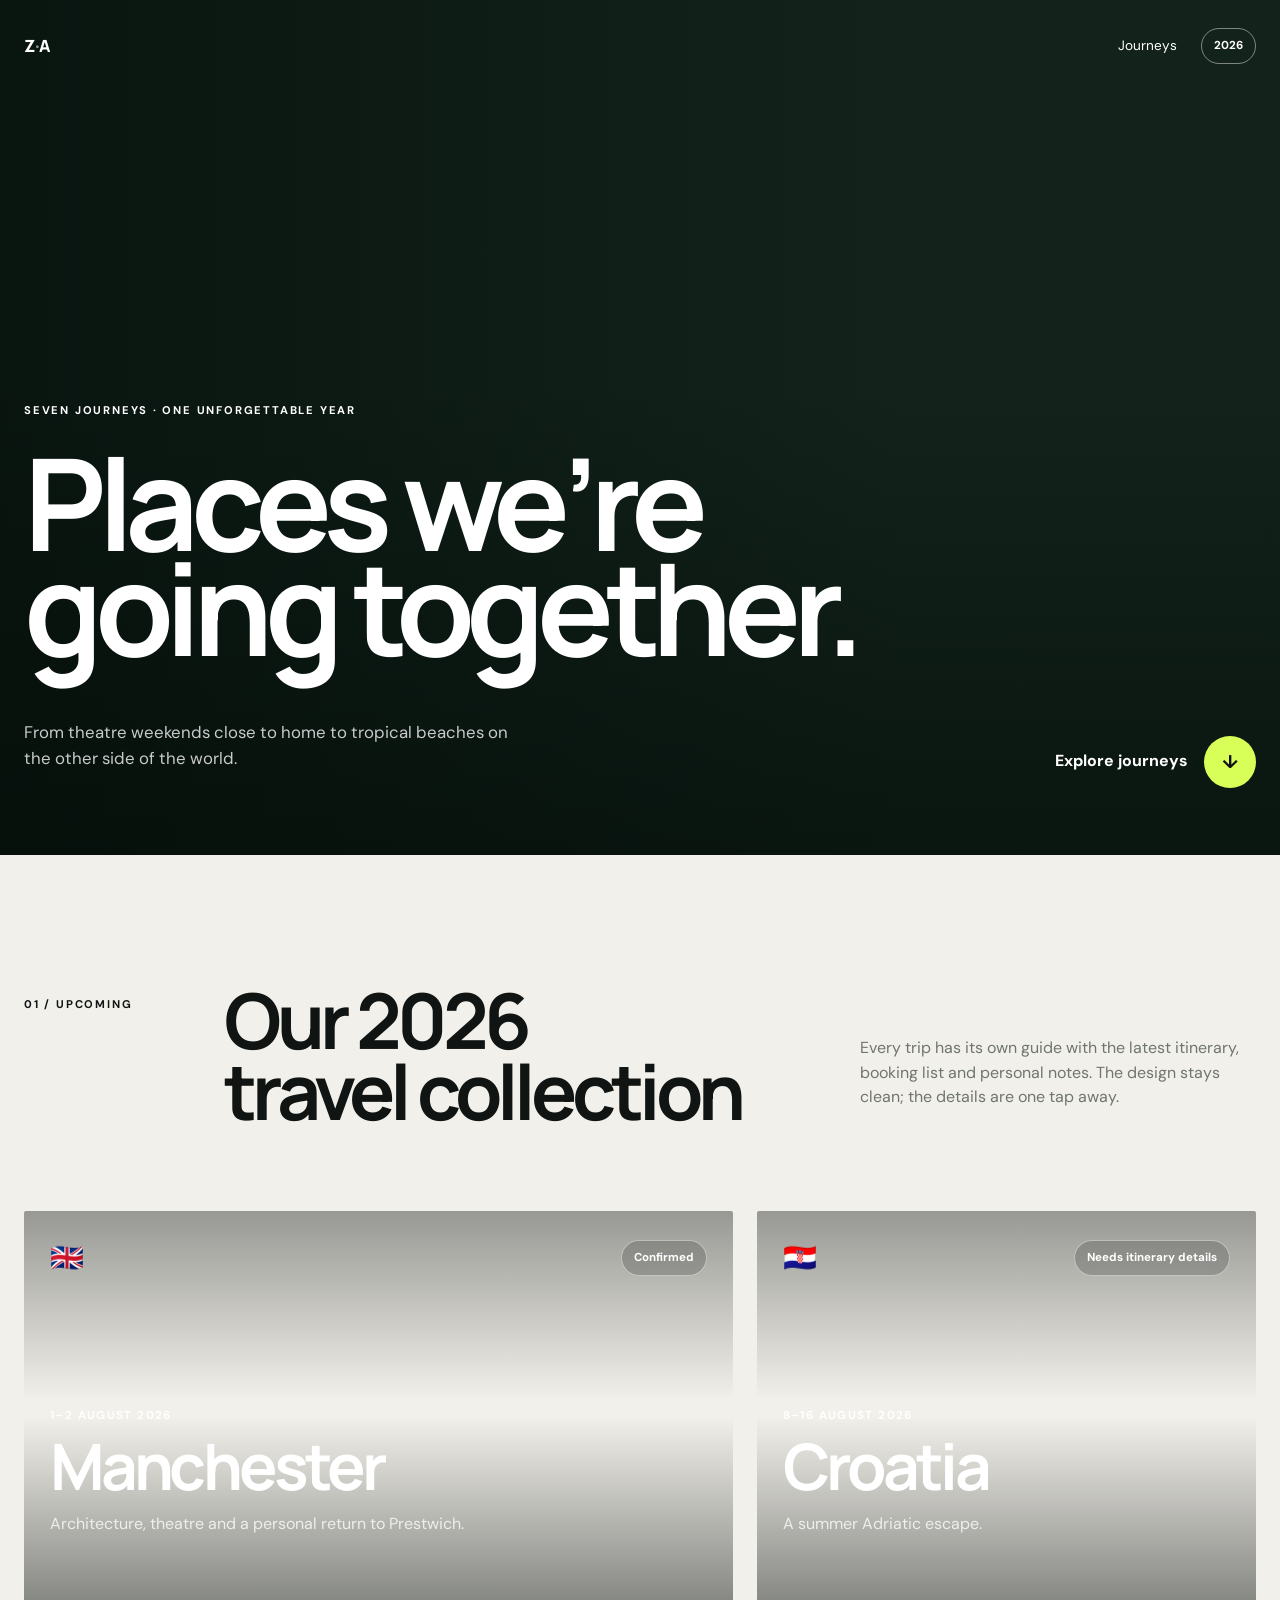
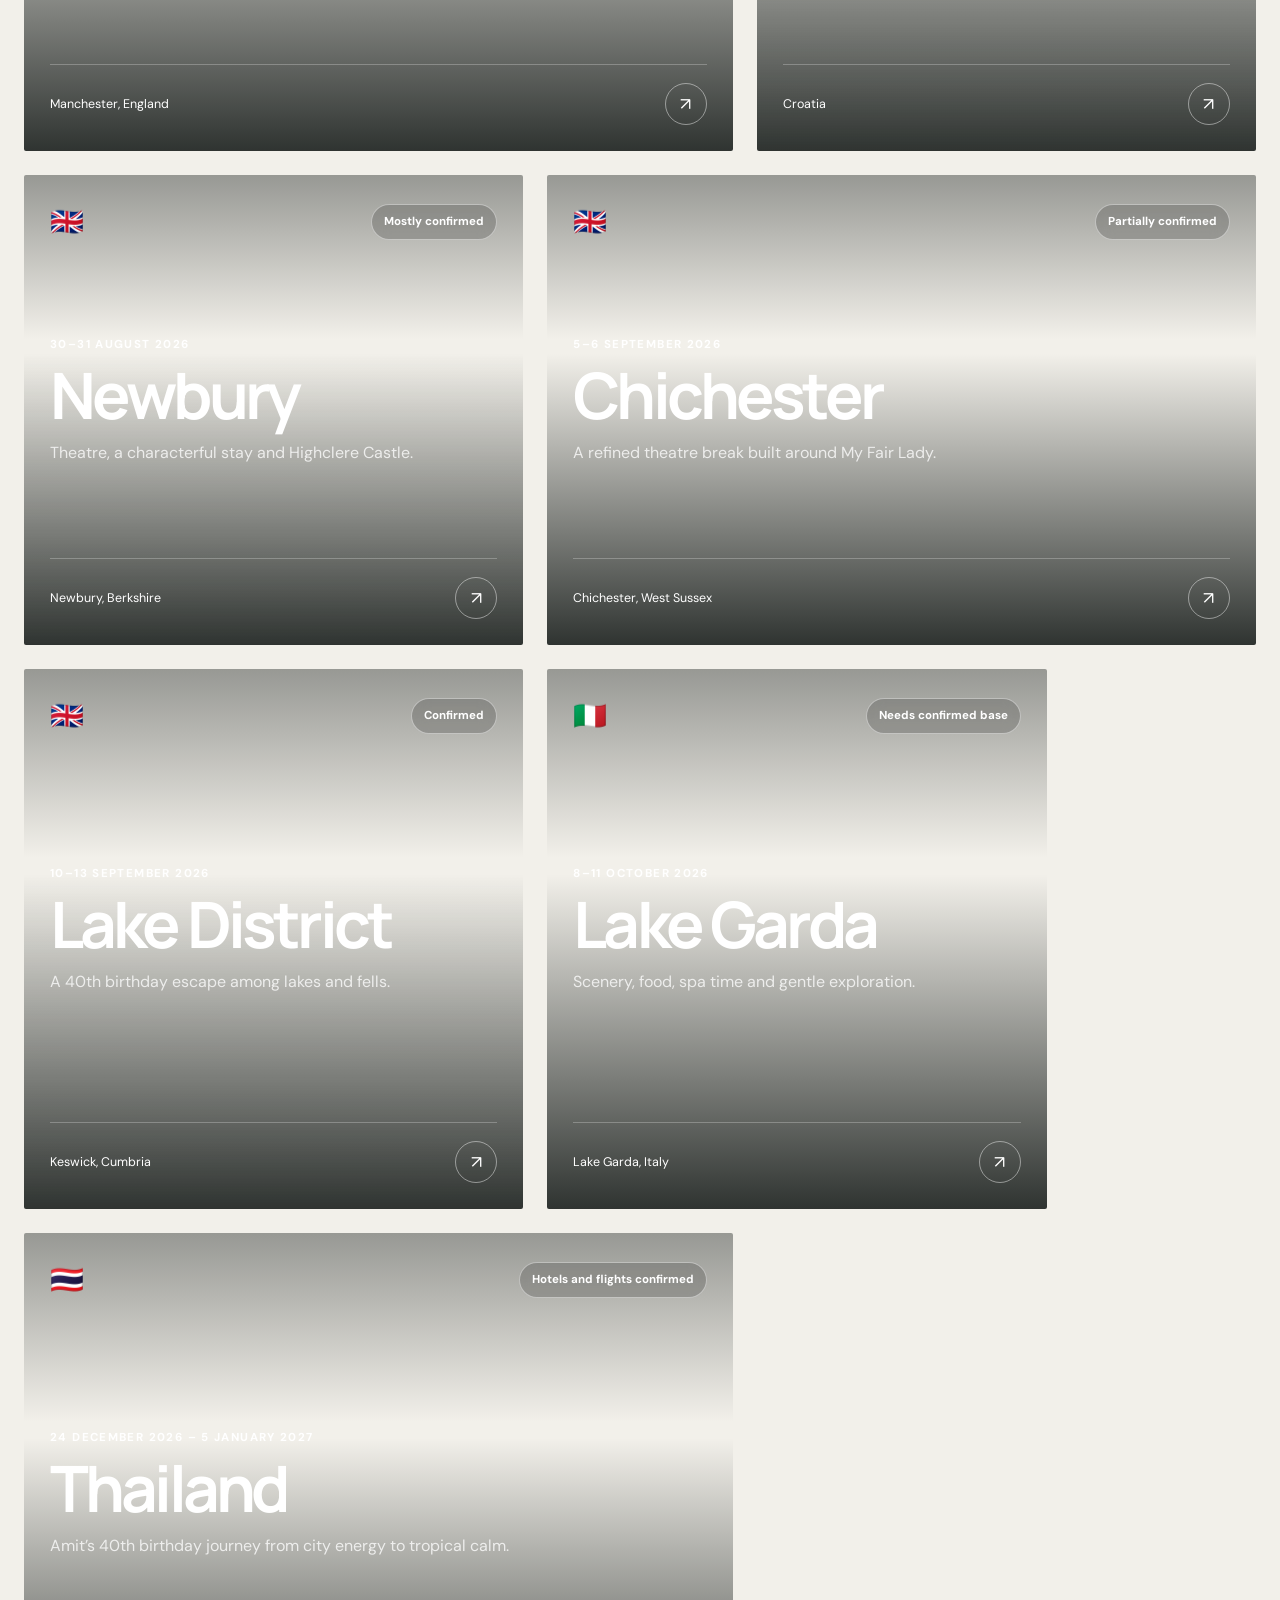
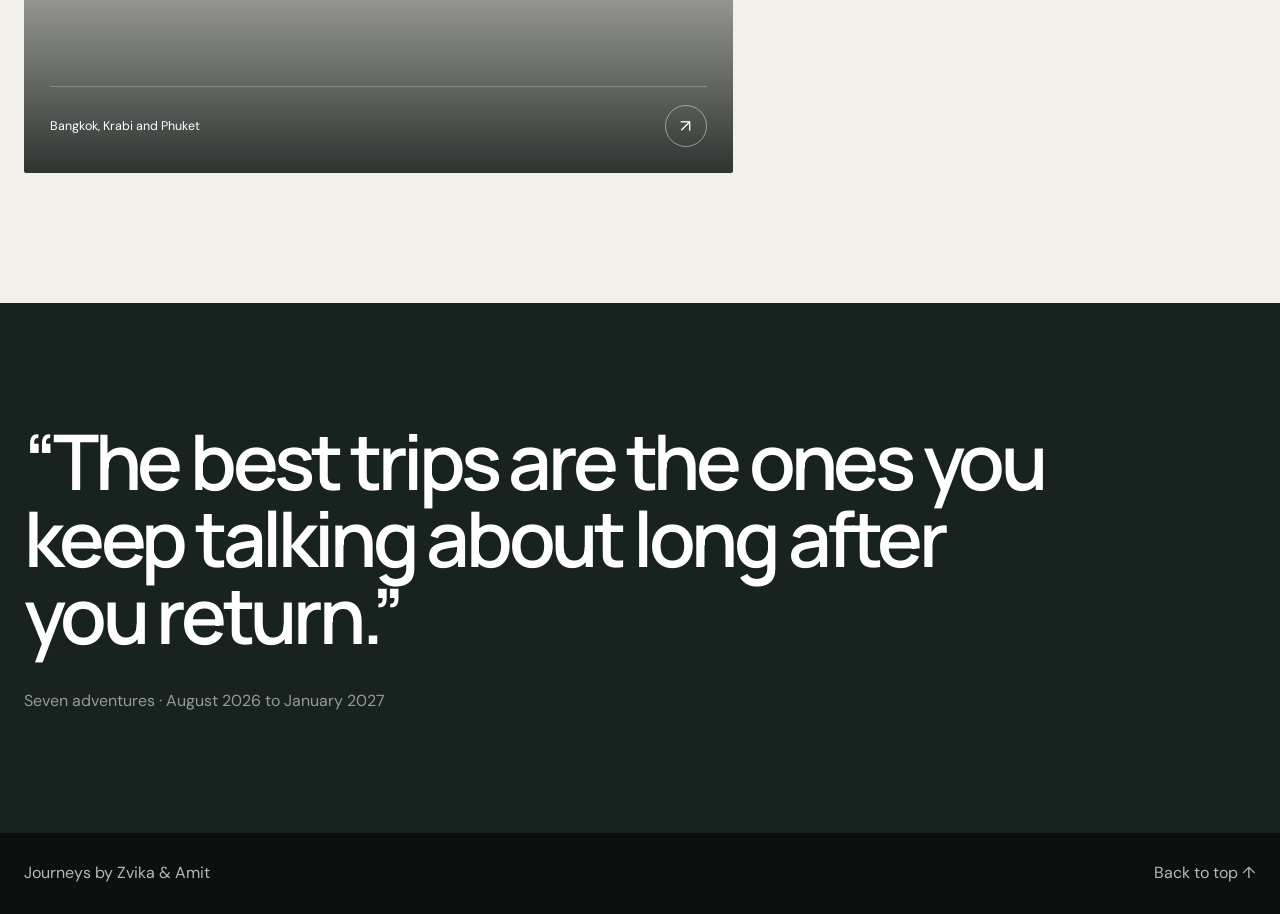
<file: index.html>
<!doctype html>
<html lang="en">
<head>
<meta charset="utf-8">
<meta name="viewport" content="width=device-width,initial-scale=1">
<meta name="description" content="Zvika and Amit's 2026 travel plans.">
<title>Journeys · Zvika & Amit</title>
<link rel="preconnect" href="https://fonts.googleapis.com">
<link rel="preconnect" href="https://fonts.gstatic.com" crossorigin>
<link href="https://fonts.googleapis.com/css2?family=DM+Sans:wght@400;500;600;700&family=Manrope:wght@400;500;600;700;800&display=swap" rel="stylesheet">
<link rel="stylesheet" href="styles.css">
</head>
<body>
<header class="landing">
  <nav class="nav wrap">
    <a class="wordmark" href="index.html">Z<span>·</span>A</a>
    <div class="nav-right">
      <a href="#journeys">Journeys</a>
      <span class="nav-year">2026</span>
    </div>
  </nav>
  <div class="landing-photo"></div>
  <div class="landing-overlay"></div>
  <div class="landing-content wrap">
    <p class="kicker">Seven journeys · one unforgettable year</p>
    <h1>Places we’re<br>going together.</h1>
    <div class="landing-footer">
      <p>From theatre weekends close to home to tropical beaches on the other side of the world.</p>
      <a class="explore" href="#journeys"><span>Explore journeys</span><b>↓</b></a>
    </div>
  </div>
</header>

<main>
<section class="intro wrap">
  <p class="section-index">01 / Upcoming</p>
  <div>
    <h2>Our 2026<br>travel collection</h2>
    <p class="intro-copy">Every trip has its own guide with the latest itinerary, booking list and personal notes. The design stays clean; the details are one tap away.</p>
  </div>
</section>

<section class="journey-grid wrap" id="journeys">
<a class="journey-card" href="trip.html?trip=manchester" style="--card-image:url('https://images.unsplash.com/photo-1518005020951-eccb494ad742?auto=format&fit=crop&w=1800&q=85')">
  <div class="journey-shade"></div>
  <div class="journey-top">
    <span class="flag">🇬🇧</span>
    <span class="small-pill">Confirmed</span>
  </div>
  <div class="journey-copy">
    <p>1–2 August 2026</p>
    <h3>Manchester</h3>
    <span>Architecture, theatre and a personal return to Prestwich.</span>
  </div>
  <div class="journey-bottom">
    <span>Manchester, England</span>
    <span class="round-arrow">↗</span>
  </div>
</a>
<a class="journey-card" href="trip.html?trip=croatia" style="--card-image:url('https://images.unsplash.com/photo-1555990538-1e6c6f80f28f?auto=format&fit=crop&w=1800&q=85')">
  <div class="journey-shade"></div>
  <div class="journey-top">
    <span class="flag">🇭🇷</span>
    <span class="small-pill">Needs itinerary details</span>
  </div>
  <div class="journey-copy">
    <p>8–16 August 2026</p>
    <h3>Croatia</h3>
    <span>A summer Adriatic escape.</span>
  </div>
  <div class="journey-bottom">
    <span>Croatia</span>
    <span class="round-arrow">↗</span>
  </div>
</a>
<a class="journey-card" href="trip.html?trip=newbury" style="--card-image:url('https://images.unsplash.com/photo-1500530855697-b586d89ba3ee?auto=format&fit=crop&w=1800&q=85')">
  <div class="journey-shade"></div>
  <div class="journey-top">
    <span class="flag">🇬🇧</span>
    <span class="small-pill">Mostly confirmed</span>
  </div>
  <div class="journey-copy">
    <p>30–31 August 2026</p>
    <h3>Newbury</h3>
    <span>Theatre, a characterful stay and Highclere Castle.</span>
  </div>
  <div class="journey-bottom">
    <span>Newbury, Berkshire</span>
    <span class="round-arrow">↗</span>
  </div>
</a>
<a class="journey-card" href="trip.html?trip=chichester" style="--card-image:url('https://images.unsplash.com/photo-1503095396549-807759245b35?auto=format&fit=crop&w=1800&q=85')">
  <div class="journey-shade"></div>
  <div class="journey-top">
    <span class="flag">🇬🇧</span>
    <span class="small-pill">Partially confirmed</span>
  </div>
  <div class="journey-copy">
    <p>5–6 September 2026</p>
    <h3>Chichester</h3>
    <span>A refined theatre break built around My Fair Lady.</span>
  </div>
  <div class="journey-bottom">
    <span>Chichester, West Sussex</span>
    <span class="round-arrow">↗</span>
  </div>
</a>
<a class="journey-card" href="trip.html?trip=lake-district" style="--card-image:url('https://images.unsplash.com/photo-1470770841072-f978cf4d019e?auto=format&fit=crop&w=1800&q=85')">
  <div class="journey-shade"></div>
  <div class="journey-top">
    <span class="flag">🇬🇧</span>
    <span class="small-pill">Confirmed</span>
  </div>
  <div class="journey-copy">
    <p>10–13 September 2026</p>
    <h3>Lake District</h3>
    <span>A 40th birthday escape among lakes and fells.</span>
  </div>
  <div class="journey-bottom">
    <span>Keswick, Cumbria</span>
    <span class="round-arrow">↗</span>
  </div>
</a>
<a class="journey-card" href="trip.html?trip=lake-garda" style="--card-image:url('https://images.unsplash.com/photo-1533105079780-92b9be482077?auto=format&fit=crop&w=1800&q=85')">
  <div class="journey-shade"></div>
  <div class="journey-top">
    <span class="flag">🇮🇹</span>
    <span class="small-pill">Needs confirmed base</span>
  </div>
  <div class="journey-copy">
    <p>8–11 October 2026</p>
    <h3>Lake Garda</h3>
    <span>Scenery, food, spa time and gentle exploration.</span>
  </div>
  <div class="journey-bottom">
    <span>Lake Garda, Italy</span>
    <span class="round-arrow">↗</span>
  </div>
</a>
<a class="journey-card" href="trip.html?trip=thailand" style="--card-image:url('https://images.unsplash.com/photo-1507525428034-b723cf961d3e?auto=format&fit=crop&w=1800&q=85')">
  <div class="journey-shade"></div>
  <div class="journey-top">
    <span class="flag">🇹🇭</span>
    <span class="small-pill">Hotels and flights confirmed</span>
  </div>
  <div class="journey-copy">
    <p>24 December 2026 – 5 January 2027</p>
    <h3>Thailand</h3>
    <span>Amit’s 40th birthday journey from city energy to tropical calm.</span>
  </div>
  <div class="journey-bottom">
    <span>Bangkok, Krabi and Phuket</span>
    <span class="round-arrow">↗</span>
  </div>
</a>
</section>

<section class="quote-section">
  <div class="wrap quote-inner">
    <p>“The best trips are the ones you keep talking about long after you return.”</p>
    <span>Seven adventures · August 2026 to January 2027</span>
  </div>
</section>
</main>

<footer class="site-footer">
  <div class="wrap">
    <span>Journeys by Zvika & Amit</span>
    <a href="#top">Back to top ↑</a>
  </div>
</footer>
<script src="script.js"></script>
</body>
</html>
</file>
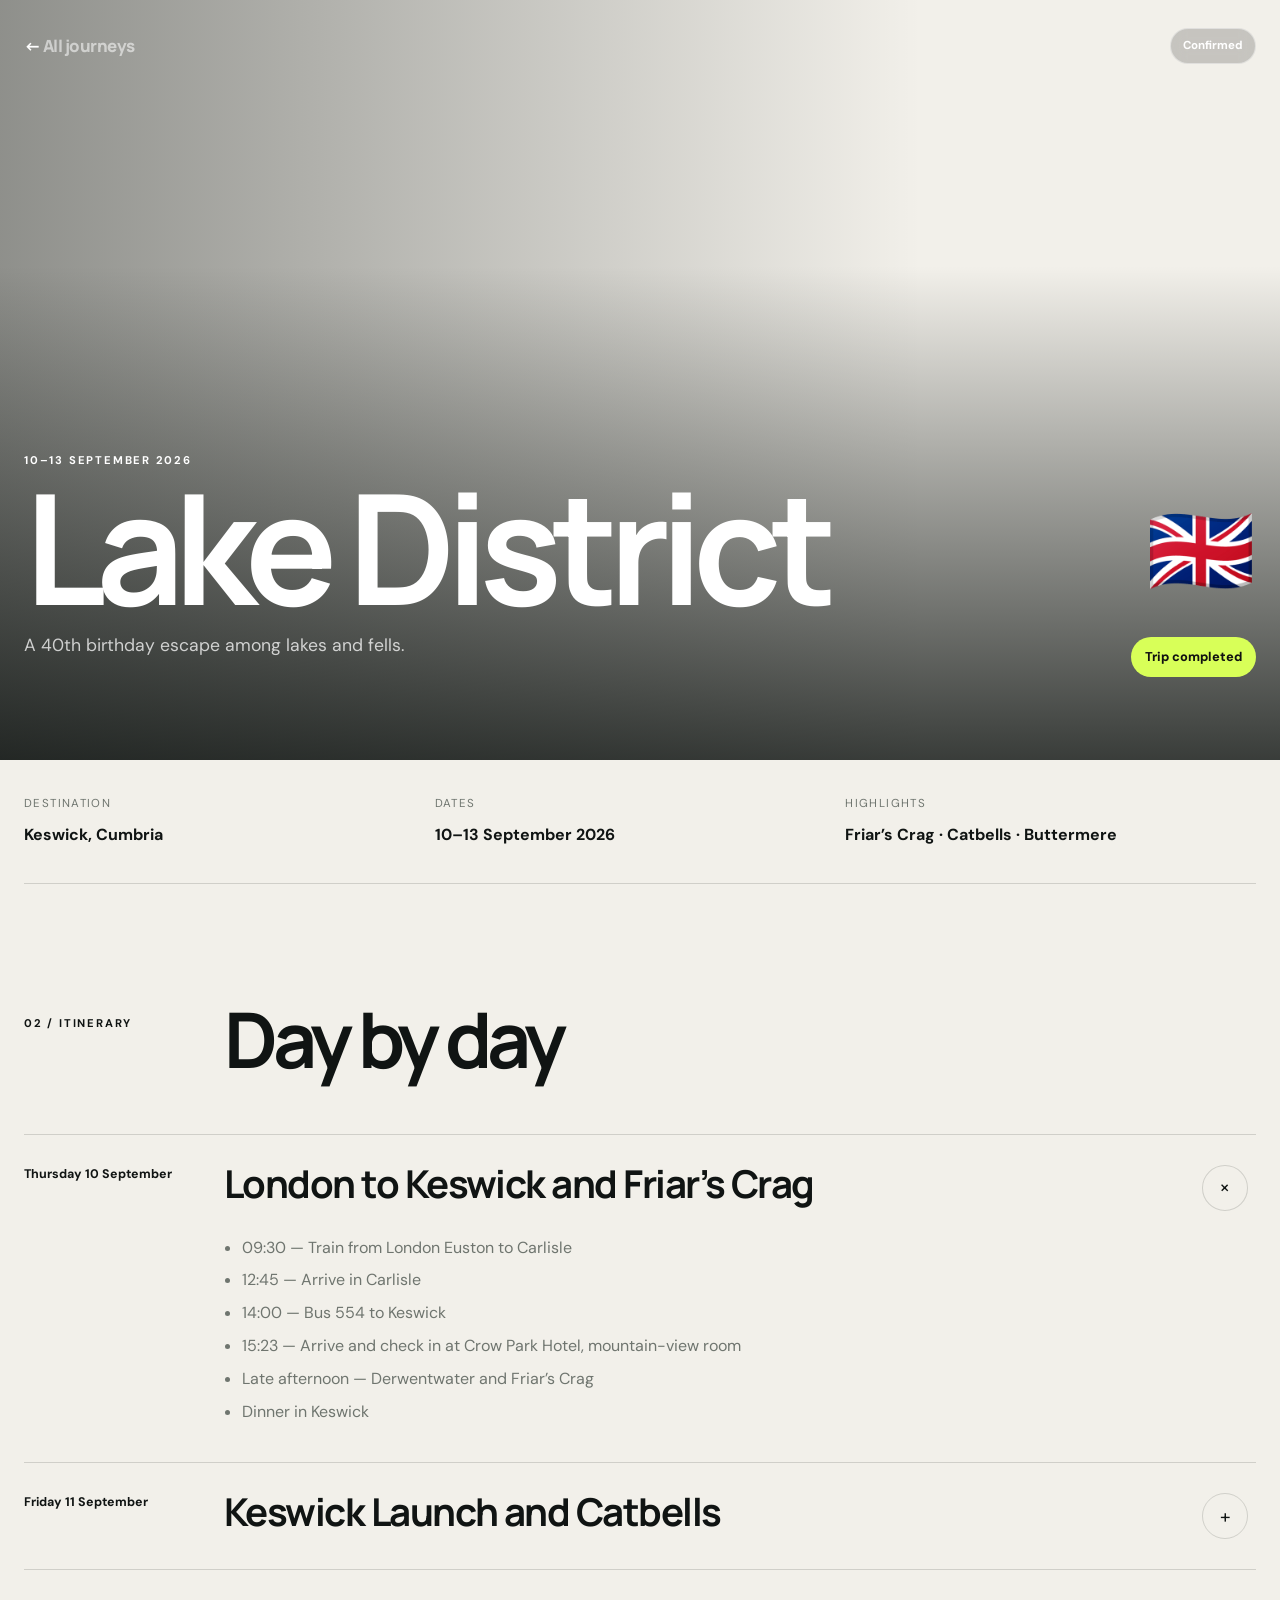
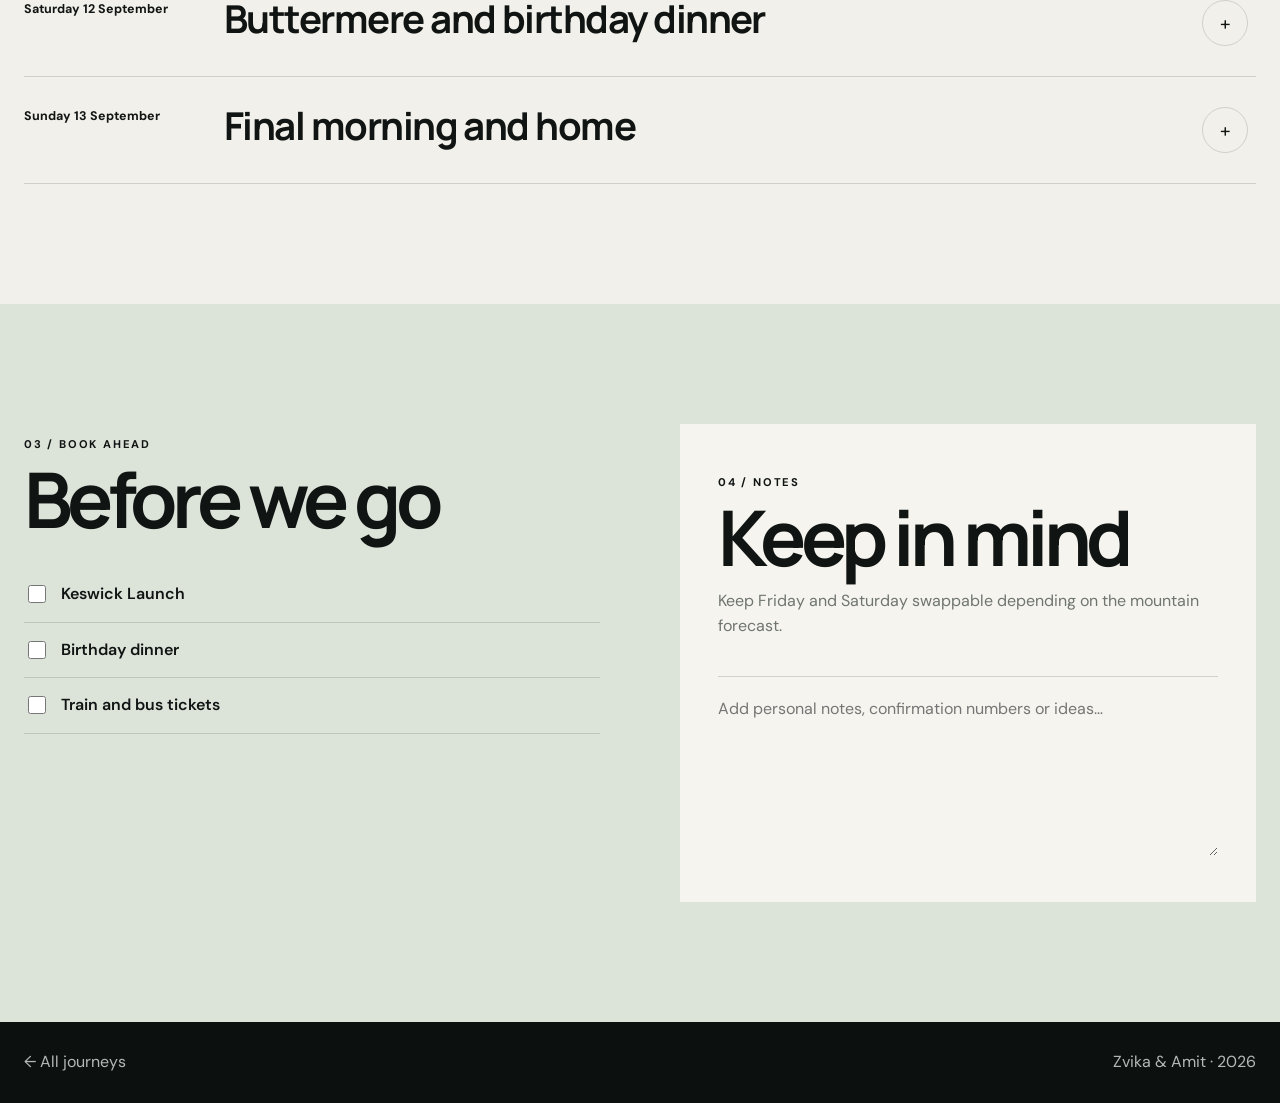
<file: trip.html>
<!doctype html>
<html lang="en">
<head>
<meta charset="utf-8">
<meta name="viewport" content="width=device-width,initial-scale=1">
<title>Journey</title>
<link rel="preconnect" href="https://fonts.googleapis.com">
<link rel="preconnect" href="https://fonts.gstatic.com" crossorigin>
<link href="https://fonts.googleapis.com/css2?family=DM+Sans:wght@400;500;600;700&family=Manrope:wght@400;500;600;700;800&display=swap" rel="stylesheet">
<link rel="stylesheet" href="styles.css">
</head>
<body class="detail-page">
<header class="detail-hero" id="detailHero">
  <nav class="nav wrap detail-nav">
    <a class="wordmark" href="index.html">← <span>All journeys</span></a>
    <span class="small-pill" id="tripStatus"></span>
  </nav>
  <div class="detail-overlay"></div>
  <div class="detail-content wrap">
    <div>
      <p class="kicker" id="tripDates"></p>
      <h1 id="tripTitle"></h1>
      <p class="detail-tagline" id="tripTagline"></p>
    </div>
    <div class="detail-side">
      <div class="big-flag" id="tripFlag"></div>
      <div class="countdown" id="countdown"></div>
    </div>
  </div>
</header>

<main>
<section class="facts wrap" id="facts"></section>

<section class="itinerary-section wrap">
  <div class="section-head">
    <p class="section-index">02 / Itinerary</p>
    <h2>Day by day</h2>
  </div>
  <div class="day-stack" id="timeline"></div>
</section>

<section class="planning-section">
  <div class="wrap planning-grid">
    <article>
      <p class="section-index">03 / Book ahead</p>
      <h2>Before we go</h2>
      <div class="checklist" id="bookingList"></div>
    </article>
    <article class="notes-card">
      <p class="section-index">04 / Notes</p>
      <h2>Keep in mind</h2>
      <p id="tripNotes"></p>
      <textarea id="personalNotes" placeholder="Add personal notes, confirmation numbers or ideas…"></textarea>
    </article>
  </div>
</section>
</main>

<footer class="site-footer">
  <div class="wrap">
    <a href="index.html">← All journeys</a>
    <span>Zvika & Amit · 2026</span>
  </div>
</footer>
<script src="data/trips.js"></script>
<script src="trip.js"></script>
</body>
</html>
</file>
<file: styles.css>
*{box-sizing:border-box}
:root{--ink:#101413;--paper:#f2f0ea;--white:#fff;--muted:#6f756f;--line:rgba(16,20,19,.15);--lime:#d8ff58}
html{scroll-behavior:smooth}
body{margin:0;font-family:"DM Sans",sans-serif;color:var(--ink);background:var(--paper);line-height:1.55}
a{color:inherit;text-decoration:none}
.wrap{width:min(1240px,calc(100% - 48px));margin:auto}
.nav{position:relative;z-index:5;display:flex;justify-content:space-between;align-items:center;padding:28px 0;color:#fff}
.wordmark{font:800 1.05rem "Manrope",sans-serif;letter-spacing:-.03em}.wordmark span{opacity:.55}
.nav-right{display:flex;gap:24px;align-items:center;font-size:.85rem}
.nav-year,.small-pill{border:1px solid rgba(255,255,255,.45);padding:8px 12px;border-radius:999px;font-size:.72rem;font-weight:700}
.landing{height:min(900px,95vh);min-height:700px;position:relative;color:white;overflow:hidden;background:#14251d}
.landing-photo{position:absolute;inset:0;background:url("https://images.unsplash.com/photo-1470770841072-f978cf4d019e?auto=format&fit=crop&w=2200&q=90") center/cover;transform:scale(1.02)}
.landing-overlay{position:absolute;inset:0;background:linear-gradient(90deg,rgba(4,13,9,.68),rgba(4,13,9,.08) 70%),linear-gradient(0deg,rgba(4,13,9,.62),transparent 55%)}
.landing-content{height:calc(100% - 94px);position:relative;z-index:2;display:flex;flex-direction:column;justify-content:flex-end;padding-bottom:65px}
.kicker,.section-index{text-transform:uppercase;letter-spacing:.16em;font-size:.7rem;font-weight:700}
.landing h1,.intro h2,.section-head h2,.planning-grid h2,.detail-hero h1{font-family:"Manrope",sans-serif;letter-spacing:-.065em}
.landing h1{font-size:clamp(4.5rem,10vw,9.7rem);line-height:.82;margin:20px 0 42px;max-width:1050px}
.landing-footer{display:grid;grid-template-columns:1fr auto;gap:30px;align-items:end}
.landing-footer p{max-width:500px;color:rgba(255,255,255,.78);font-size:1.05rem}
.explore{display:flex;gap:16px;align-items:center;font-weight:700}.explore b{display:grid;place-items:center;width:52px;height:52px;background:var(--lime);color:#111;border-radius:50%;font-size:1.15rem}
.intro{display:grid;grid-template-columns:200px 1fr;padding:130px 0 85px}
.intro h2,.section-head h2,.planning-grid h2{font-size:clamp(3.2rem,6vw,6rem);line-height:.92;margin:0}
.intro>div{display:grid;grid-template-columns:1fr .7fr;gap:70px;align-items:end}
.intro-copy{color:var(--muted);max-width:480px}
.journey-grid{display:grid;grid-template-columns:repeat(12,1fr);gap:24px;padding-bottom:130px}
.journey-card{position:relative;min-height:540px;border-radius:2px;overflow:hidden;color:#fff;background-image:var(--card-image);background-position:center;background-size:cover;display:flex;flex-direction:column;justify-content:space-between;padding:26px;transition:transform .35s ease}
.journey-card:hover{transform:translateY(-7px)}
.journey-card:nth-child(1),.journey-card:nth-child(4),.journey-card:nth-child(7){grid-column:span 7}
.journey-card:nth-child(2),.journey-card:nth-child(3),.journey-card:nth-child(5),.journey-card:nth-child(6){grid-column:span 5}
.journey-card:nth-child(3),.journey-card:nth-child(4){min-height:470px}
.journey-shade{position:absolute;inset:0;background:linear-gradient(0deg,rgba(4,10,8,.82),transparent 62%),linear-gradient(180deg,rgba(4,10,8,.38),transparent 35%)}
.journey-top,.journey-copy,.journey-bottom{position:relative;z-index:2}
.journey-top,.journey-bottom{display:flex;justify-content:space-between;align-items:center}
.flag{font-size:1.7rem}.small-pill{background:rgba(0,0,0,.18);backdrop-filter:blur(8px)}
.journey-copy p{font-size:.72rem;text-transform:uppercase;letter-spacing:.12em;font-weight:700;margin:0}
.journey-copy h3{font:700 clamp(2.8rem,5vw,5.5rem)/.9 "Manrope";letter-spacing:-.06em;margin:12px 0 18px}
.journey-copy span{max-width:520px;display:block;color:rgba(255,255,255,.77)}
.journey-bottom{font-size:.78rem;border-top:1px solid rgba(255,255,255,.25);padding-top:18px}
.round-arrow{display:grid;place-items:center;width:42px;height:42px;border-radius:50%;border:1px solid rgba(255,255,255,.45);font-size:1.1rem}
.quote-section{background:#18221e;color:white;padding:120px 0}.quote-inner p{font:600 clamp(2.7rem,6vw,6.2rem)/1 "Manrope";letter-spacing:-.055em;max-width:1050px;margin:0 0 35px}.quote-inner span{color:rgba(255,255,255,.55)}
.site-footer{background:#0c110f;color:rgba(255,255,255,.7);padding:28px 0}.site-footer .wrap{display:flex;justify-content:space-between}
.detail-hero{min-height:760px;position:relative;color:white;background-position:center;background-size:cover}
.detail-overlay{position:absolute;inset:0;background:linear-gradient(0deg,rgba(5,10,8,.78),transparent 65%),linear-gradient(90deg,rgba(5,10,8,.42),transparent 72%)}
.detail-nav .small-pill{color:white}
.detail-content{min-height:650px;position:relative;z-index:2;display:grid;grid-template-columns:1fr auto;align-items:end;padding-bottom:65px}
.detail-hero h1{font-size:clamp(5rem,12vw,11rem);line-height:.78;margin:18px 0 25px}
.detail-tagline{max-width:600px;color:rgba(255,255,255,.75);font-size:1.1rem}
.detail-side{text-align:right}.big-flag{font-size:5.5rem}.countdown{margin-top:18px;display:inline-block;padding:10px 14px;background:var(--lime);color:#111;border-radius:999px;font-size:.8rem;font-weight:800}
.facts{display:grid;grid-template-columns:repeat(3,1fr);border-bottom:1px solid var(--line)}
.fact{padding:35px 25px 35px 0}.fact span{display:block;color:var(--muted);font-size:.72rem;text-transform:uppercase;letter-spacing:.12em}.fact strong{display:block;margin-top:10px;font-size:1rem}
.itinerary-section{padding:120px 0}.section-head{display:grid;grid-template-columns:200px 1fr;margin-bottom:60px}
.day-stack{border-top:1px solid var(--line)}
.day{display:grid;grid-template-columns:200px 1fr 54px;border-bottom:1px solid var(--line);padding:30px 0;cursor:pointer}
.day-date{font-size:.78rem;font-weight:700}.day-main h3{font:700 clamp(1.8rem,3vw,3.2rem)/1 "Manrope";letter-spacing:-.04em;margin:0}.day-main ul{max-height:0;overflow:hidden;margin:0;padding-left:18px;color:var(--muted);transition:max-height .45s ease,margin .45s ease}
.day.open .day-main ul{max-height:600px;margin-top:24px}.day-main li{margin:8px 0}.day-toggle{width:46px;height:46px;border:1px solid var(--line);border-radius:50%;display:grid;place-items:center;font-size:1.2rem;transition:transform .3s}.day.open .day-toggle{transform:rotate(45deg)}
.planning-section{background:#dce4da;padding:120px 0}.planning-grid{display:grid;grid-template-columns:1fr 1fr;gap:80px}.checklist{margin-top:32px}.checklist label{display:flex;gap:12px;padding:15px 0;border-bottom:1px solid rgba(16,20,19,.15);font-weight:600}.checklist input{width:18px;height:18px;accent-color:#111}.notes-card{background:#f5f4ef;padding:38px}.notes-card>p:not(.section-index){color:var(--muted)}textarea{width:100%;min-height:180px;border:0;border-top:1px solid var(--line);background:transparent;padding:20px 0;margin-top:22px;font:inherit;resize:vertical;outline:none}
@media(max-width:850px){
.wrap{width:min(100% - 28px,1240px)}.landing{min-height:680px}.landing h1{font-size:clamp(4rem,18vw,6rem)}.landing-footer,.intro,.intro>div,.detail-content,.planning-grid,.section-head{grid-template-columns:1fr}.landing-footer{align-items:start}.intro{gap:25px;padding:90px 0 60px}.intro>div{gap:25px}.journey-grid{display:block}.journey-card{min-height:510px;margin-bottom:18px}.detail-content{align-content:end;gap:25px}.detail-side{text-align:left}.big-flag{font-size:3.8rem}.facts{grid-template-columns:1fr}.fact{border-bottom:1px solid var(--line)}.day{grid-template-columns:1fr 48px;gap:12px}.day-date{grid-column:1/-1}.section-head{gap:20px}.planning-grid{gap:40px}.site-footer .wrap{gap:20px;flex-direction:column}.nav-right a{display:none}}
</file>
